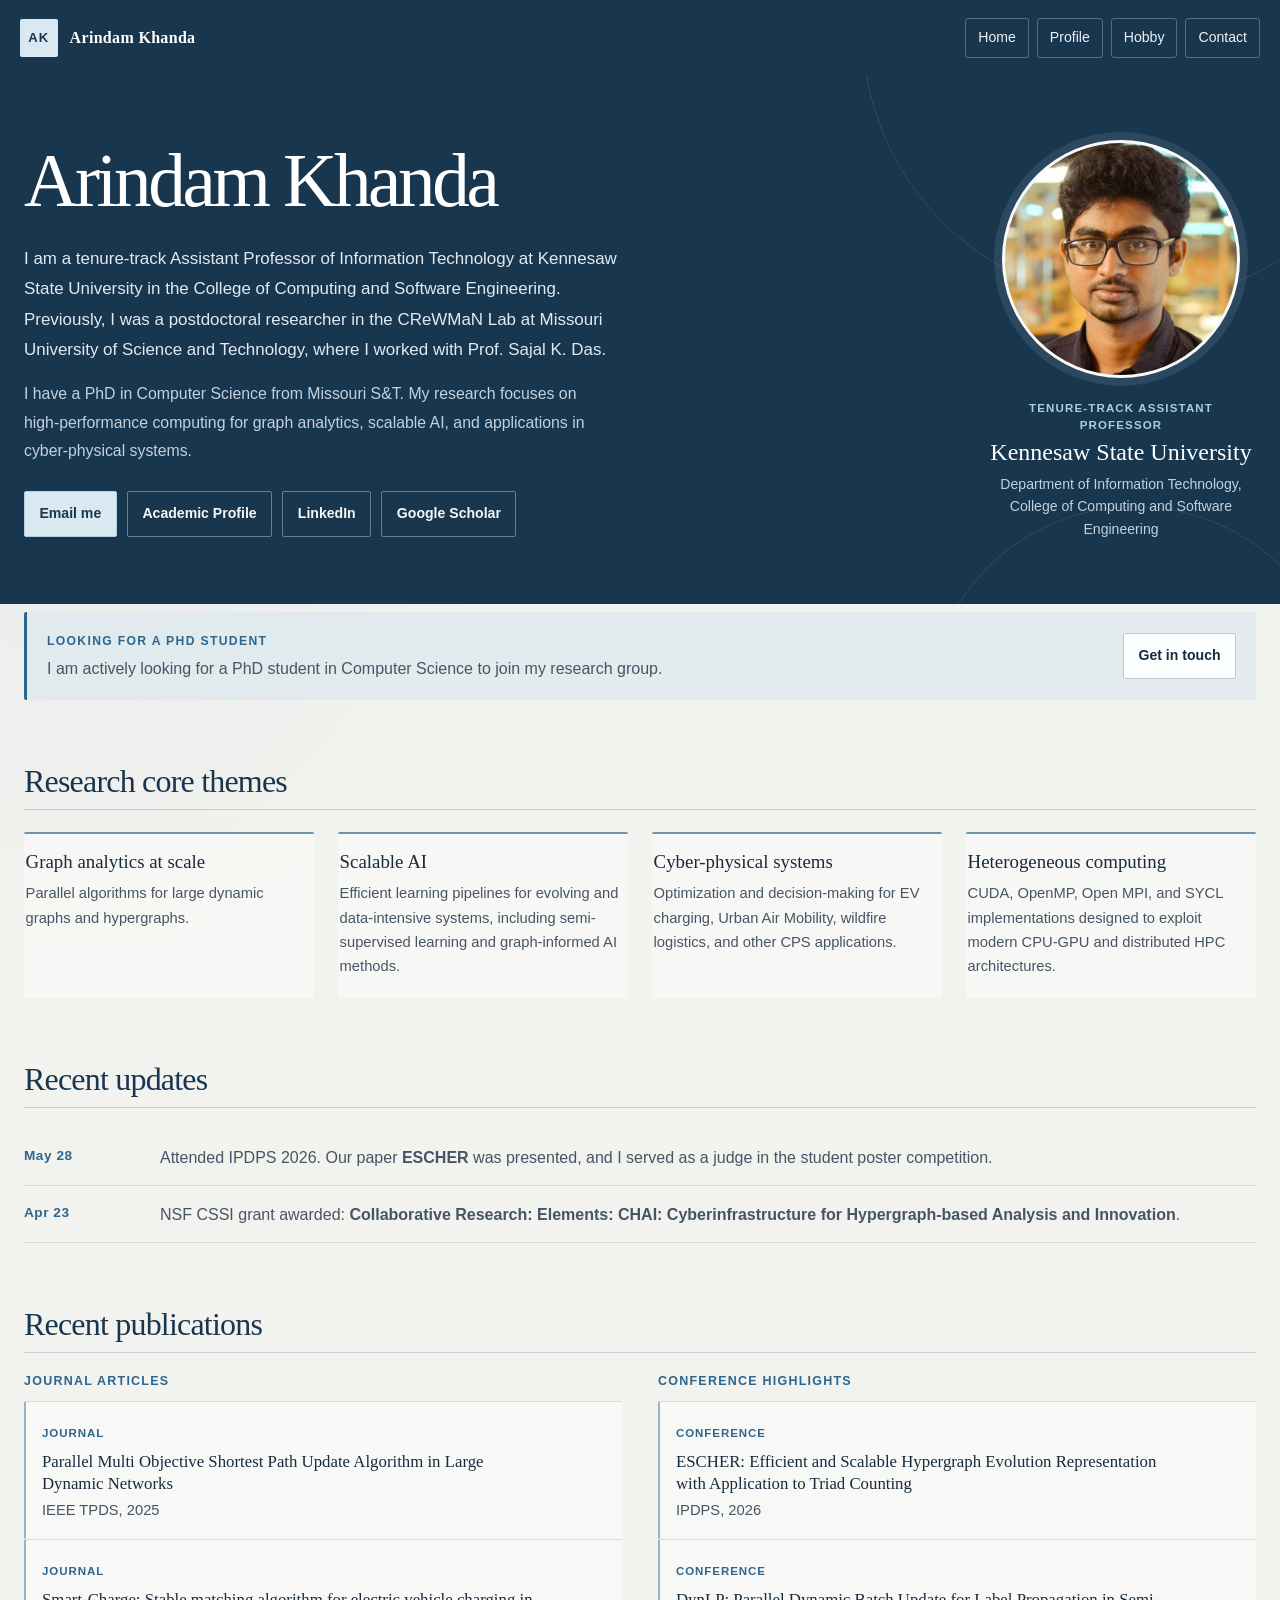
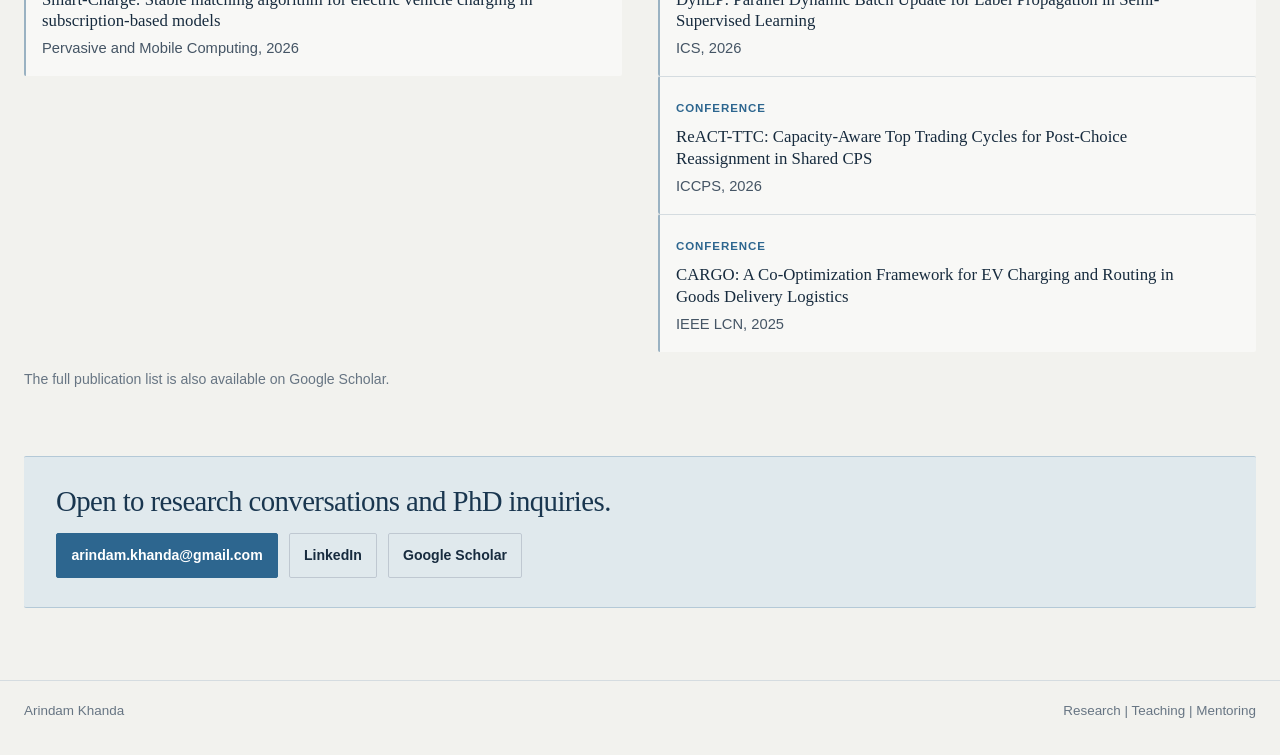
<file: index.html>
<!doctype html>
<html lang="en">
  <head>
    <meta charset="utf-8" />
    <meta name="viewport" content="width=device-width, initial-scale=1" />
    <meta
      name="description"
      content="Arindam Khanda - HPC for graph analytics, scalable AI, and cyber-physical systems."
    />
    <meta name="theme-color" content="#f7f5ef" />
    <title>Arindam Khanda | Research, Teaching, and Mentoring</title>
    <link rel="stylesheet" href="styles.css" />
  </head>
  <body>
    <div class="ambient ambient-1"></div>
    <div class="ambient ambient-2"></div>
    <div class="ambient ambient-3"></div>

    <header class="site-header">
      <a class="brand" href="#top">
        <span class="brand-mark">AK</span>
        <span class="brand-text">
          <strong>Arindam Khanda</strong>
        </span>
      </a>

      <nav class="nav">
        <a href="./index.html">Home</a>
        <a href="./profile.html">Profile</a>
        <a href="./photography.html">Hobby</a>
        <a href="./index.html#contact">Contact</a>
      </nav>
    </header>

    <main id="top">
      <section class="hero reveal">
        <div class="hero-copy">
          <h1>Arindam Khanda</h1>
          <p class="lede">
            I am a tenure-track Assistant Professor of Information Technology at Kennesaw State University in the
            College of Computing and Software Engineering. Previously, I was a postdoctoral researcher in the CReWMaN
            Lab at Missouri University of Science and Technology, where I worked with Prof. Sajal K. Das.
          </p>
          <p class="lede secondary-lede">
            I have a PhD in Computer Science from Missouri S&amp;T. My research focuses on high-performance computing for
            graph analytics, scalable AI, and applications in cyber-physical systems.
          </p>

          <div class="hero-actions">
            <a class="button primary" href="mailto:arindam.khanda@gmail.com">Email me</a>
            <a class="button" href="./profile.html">Academic Profile</a>
            <a class="button" href="https://www.linkedin.com/in/arindam-khanda-b3753164/" target="_blank" rel="noreferrer">LinkedIn</a>
            <a class="button" href="https://scholar.google.com/citations?user=j4kj0_AAAAAJ&hl=en&oi=ao" target="_blank" rel="noreferrer">Google Scholar</a>
          </div>
        </div>

        <aside class="hero-panel">
          <div class="profile-card">
            <img class="profile-photo" src="./arindam.jpg" alt="Arindam Khanda portrait" />
            <p class="profile-role">Tenure-Track Assistant Professor</p>
            <h2>Kennesaw State University</h2>
            <p class="profile-copy">
              Department of Information Technology, College of Computing and Software Engineering
            </p>
          </div>

        </aside>
      </section>

      <section class="banner reveal">
        <div>
          <p class="banner-title">Looking for a PhD student</p>
          <p>
            I am actively looking for a PhD student in Computer Science to join my research group.
          </p>
        </div>
        <a class="button secondary" href="#contact">Get in touch</a>
      </section>

      <section id="research" class="section-block reveal">
        <div class="section-heading">
          <h2>Research core themes</h2>
        </div>
        <div class="card-grid">
          <article class="info-card">
            <h3>Graph analytics at scale</h3>
            <p>
              Parallel algorithms for large dynamic graphs and hypergraphs.
            </p>
          </article>
          <article class="info-card">
            <h3>Scalable AI</h3>
            <p>
              Efficient learning pipelines for evolving and data-intensive systems, including semi-supervised learning and
              graph-informed AI methods.
            </p>
          </article>
          <article class="info-card">
            <h3>Cyber-physical systems</h3>
            <p>
              Optimization and decision-making for EV charging, Urban Air Mobility, wildfire logistics, and other CPS
              applications.
            </p>
          </article>
          <article class="info-card">
            <h3>Heterogeneous computing</h3>
            <p>
              CUDA, OpenMP, Open MPI, and SYCL implementations designed to exploit modern CPU-GPU and distributed HPC
              architectures.
            </p>
          </article>
        </div>
      </section>

      <section class="section-block reveal">
        <div class="section-heading">
          <h2>Recent updates</h2>
        </div>
        <div class="timeline">
          <article class="timeline-item">
            <p class="timeline-date">May 28</p>
            <p>
              Attended IPDPS 2026. Our paper <strong>ESCHER</strong> was presented, and I served as a judge in the student
              poster competition.
            </p>
          </article>
          <article class="timeline-item">
            <p class="timeline-date">Apr 23</p>
            <p>
              NSF CSSI grant awarded: <strong>Collaborative Research: Elements: CHAI: Cyberinfrastructure for
              Hypergraph-based Analysis and Innovation</strong>.
            </p>
          </article>
        </div>
      </section>

      <section id="publications" class="section-block reveal">
        <div class="section-heading">
          <h2>Recent publications</h2>
        </div>
        <div class="publication-columns">
          <div>
            <h3 class="subsection-title">Journal articles</h3>
            <div class="publication-list">
              <article class="publication">
                <span class="pub-type">Journal</span>
                <h3>Parallel Multi Objective Shortest Path Update Algorithm in Large Dynamic Networks</h3>
                <p>IEEE TPDS, 2025</p>
              </article>
              <article class="publication">
                <span class="pub-type">Journal</span>
                <h3>Smart-Charge: Stable matching algorithm for electric vehicle charging in subscription-based models</h3>
                <p>Pervasive and Mobile Computing, 2026</p>
              </article>
            </div>
          </div>

          <div>
            <h3 class="subsection-title">Conference highlights</h3>
            <div class="publication-list">
              <article class="publication">
                <span class="pub-type">Conference</span>
                <h3>ESCHER: Efficient and Scalable Hypergraph Evolution Representation with Application to Triad Counting</h3>
                <p>IPDPS, 2026</p>
              </article>
              <article class="publication">
                <span class="pub-type">Conference</span>
                <h3>DynLP: Parallel Dynamic Batch Update for Label Propagation in Semi-Supervised Learning</h3>
                <p>ICS, 2026</p>
              </article>
              <article class="publication">
                <span class="pub-type">Conference</span>
                <h3>ReACT-TTC: Capacity-Aware Top Trading Cycles for Post-Choice Reassignment in Shared CPS</h3>
                <p>ICCPS, 2026</p>
              </article>
              <article class="publication">
                <span class="pub-type">Conference</span>
                <h3>CARGO: A Co-Optimization Framework for EV Charging and Routing in Goods Delivery Logistics</h3>
                <p>IEEE LCN, 2025</p>
              </article>
            </div>
          </div>
        </div>
        <p class="publication-footnote">
          The full publication list is also available on Google Scholar.
        </p>
      </section>

      <section id="contact" class="contact reveal">
        <div>
          <h2>Open to research conversations and PhD inquiries.</h2>
        </div>
        <div class="contact-actions">
          <a class="button primary" href="mailto:arindam.khanda@gmail.com">arindam.khanda@gmail.com</a>
          <a class="button" href="https://www.linkedin.com/in/arindam-khanda-b3753164/" target="_blank" rel="noreferrer">LinkedIn</a>
          <a class="button" href="https://scholar.google.com/citations?user=j4kj0_AAAAAJ&hl=en&oi=ao" target="_blank" rel="noreferrer">Google Scholar</a>
        </div>
      </section>
    </main>

    <footer class="site-footer">
      <p>Arindam Khanda</p>
      <p>Research | Teaching | Mentoring</p>
    </footer>

    <script src="script.js"></script>
  </body>
</html>
</file>
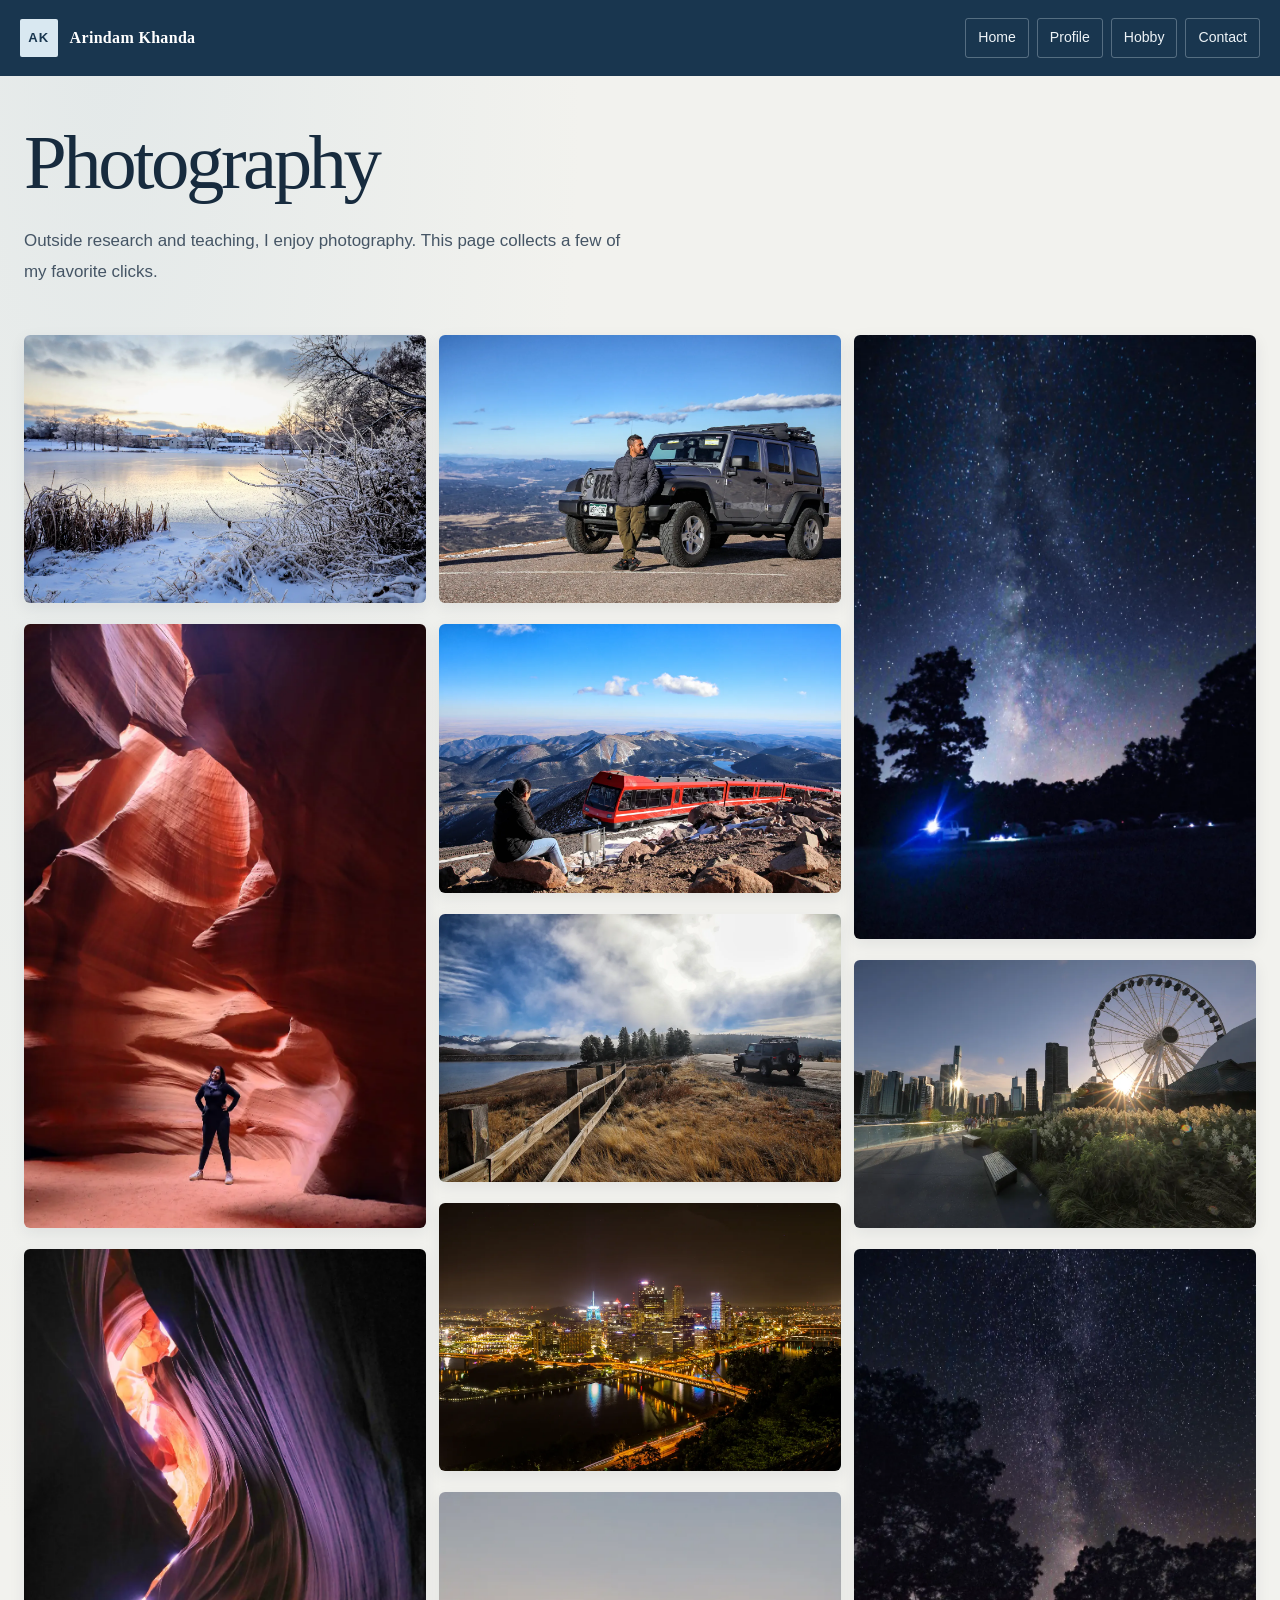
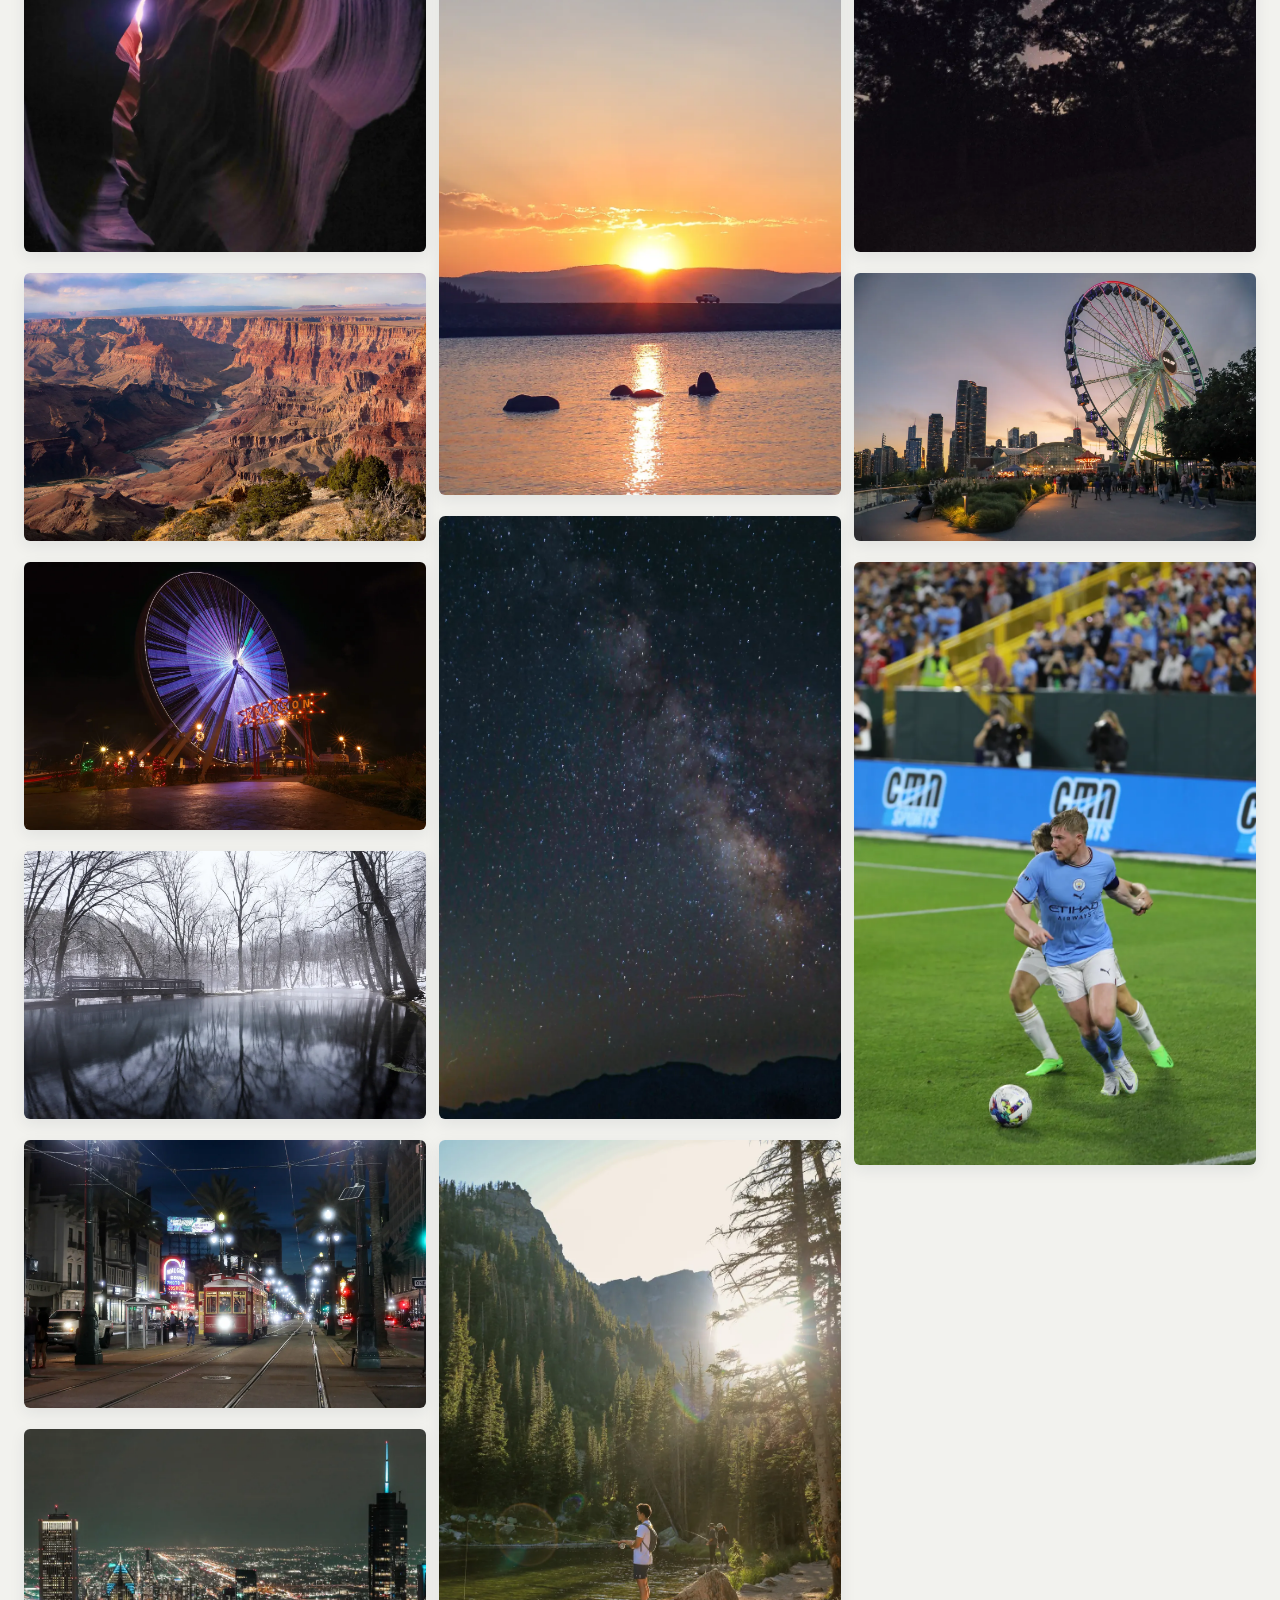
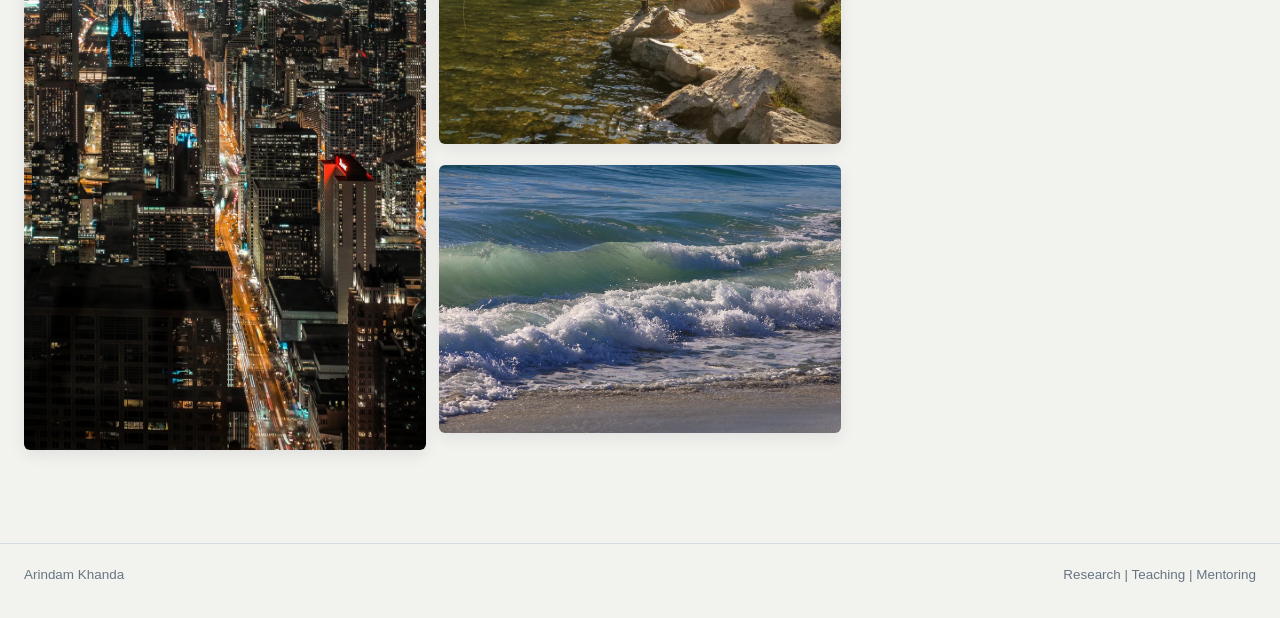
<file: photography.html>
<!doctype html>
<html lang="en">
  <head>
    <meta charset="utf-8" />
    <meta name="viewport" content="width=device-width, initial-scale=1" />
    <meta
      name="description"
      content="Photography by Arindam Khanda."
    />
    <meta name="theme-color" content="#f7f5ef" />
    <title>Photography | Arindam Khanda</title>
    <link rel="stylesheet" href="styles.css" />
  </head>
  <body>
    <div class="ambient ambient-1"></div>
    <div class="ambient ambient-2"></div>
    <div class="ambient ambient-3"></div>

    <header class="site-header">
      <a class="brand" href="./index.html">
        <span class="brand-mark">AK</span>
        <span class="brand-text">
          <strong>Arindam Khanda</strong>
        </span>
      </a>

      <nav class="nav">
        <a href="./index.html">Home</a>
        <a href="./profile.html">Profile</a>
        <a href="./photography.html">Hobby</a>
        <a href="./index.html#contact">Contact</a>
      </nav>
    </header>

    <main>
      <section class="profile-hero reveal">
        <h1>Photography</h1>
        <p class="lede">
          Outside research and teaching, I enjoy photography. This page collects a few of my favorite clicks.
        </p>
      </section>

      <section class="photo-gallery reveal" aria-label="Photography gallery">
        <figure><img src="./assets/photography/photo-01.webp" alt="Arindam Khanda photography sample 1" loading="lazy" /></figure>
        <figure><img src="./assets/photography/photo-02.webp" alt="Arindam Khanda photography sample 2" loading="lazy" /></figure>
        <figure><img src="./assets/photography/photo-03.webp" alt="Arindam Khanda photography sample 3" loading="lazy" /></figure>
        <figure><img src="./assets/photography/photo-04.webp" alt="Arindam Khanda photography sample 4" loading="lazy" /></figure>
        <figure><img src="./assets/photography/photo-05.webp" alt="Arindam Khanda photography sample 5" loading="lazy" /></figure>
        <figure><img src="./assets/photography/photo-06.webp" alt="Arindam Khanda photography sample 6" loading="lazy" /></figure>
        <figure><img src="./assets/photography/photo-07.webp" alt="Arindam Khanda photography sample 7" loading="lazy" /></figure>
        <figure><img src="./assets/photography/photo-08.webp" alt="Arindam Khanda photography sample 8" loading="lazy" /></figure>
        <figure><img src="./assets/photography/photo-11.webp" alt="Arindam Khanda photography sample 11" loading="lazy" /></figure>
        <figure><img src="./assets/photography/photo-12.webp" alt="Arindam Khanda photography sample 12" loading="lazy" /></figure>
        <figure><img src="./assets/photography/photo-13.webp" alt="Arindam Khanda photography sample 13" loading="lazy" /></figure>
        <figure><img src="./assets/photography/photo-14.webp" alt="Arindam Khanda photography sample 14" loading="lazy" /></figure>
        <figure><img src="./assets/photography/photo-15.webp" alt="Arindam Khanda photography sample 15" loading="lazy" /></figure>
        <figure><img src="./assets/photography/photo-16.webp" alt="Arindam Khanda photography sample 16" loading="lazy" /></figure>
        <figure><img src="./assets/photography/photo-17.webp" alt="Arindam Khanda photography sample 17" loading="lazy" /></figure>
        <figure><img src="./assets/photography/photo-18.webp" alt="Arindam Khanda photography sample 18" loading="lazy" /></figure>
        <figure><img src="./assets/photography/photo-19.webp" alt="Arindam Khanda photography sample 19" loading="lazy" /></figure>
        <figure><img src="./assets/photography/photo-20.webp" alt="Arindam Khanda photography sample 20" loading="lazy" /></figure>
        <figure><img src="./assets/photography/photo-21.webp" alt="Arindam Khanda photography sample 21" loading="lazy" /></figure>
        <figure><img src="./assets/photography/photo-22.webp" alt="Arindam Khanda photography sample 22" loading="lazy" /></figure>
        <figure><img src="./assets/photography/photo-23.webp" alt="Arindam Khanda photography sample 23" loading="lazy" /></figure>
      </section>
    </main>

    <footer class="site-footer">
      <p>Arindam Khanda</p>
      <p>Research | Teaching | Mentoring</p>
    </footer>

    <script src="script.js"></script>
  </body>
</html>
</file>
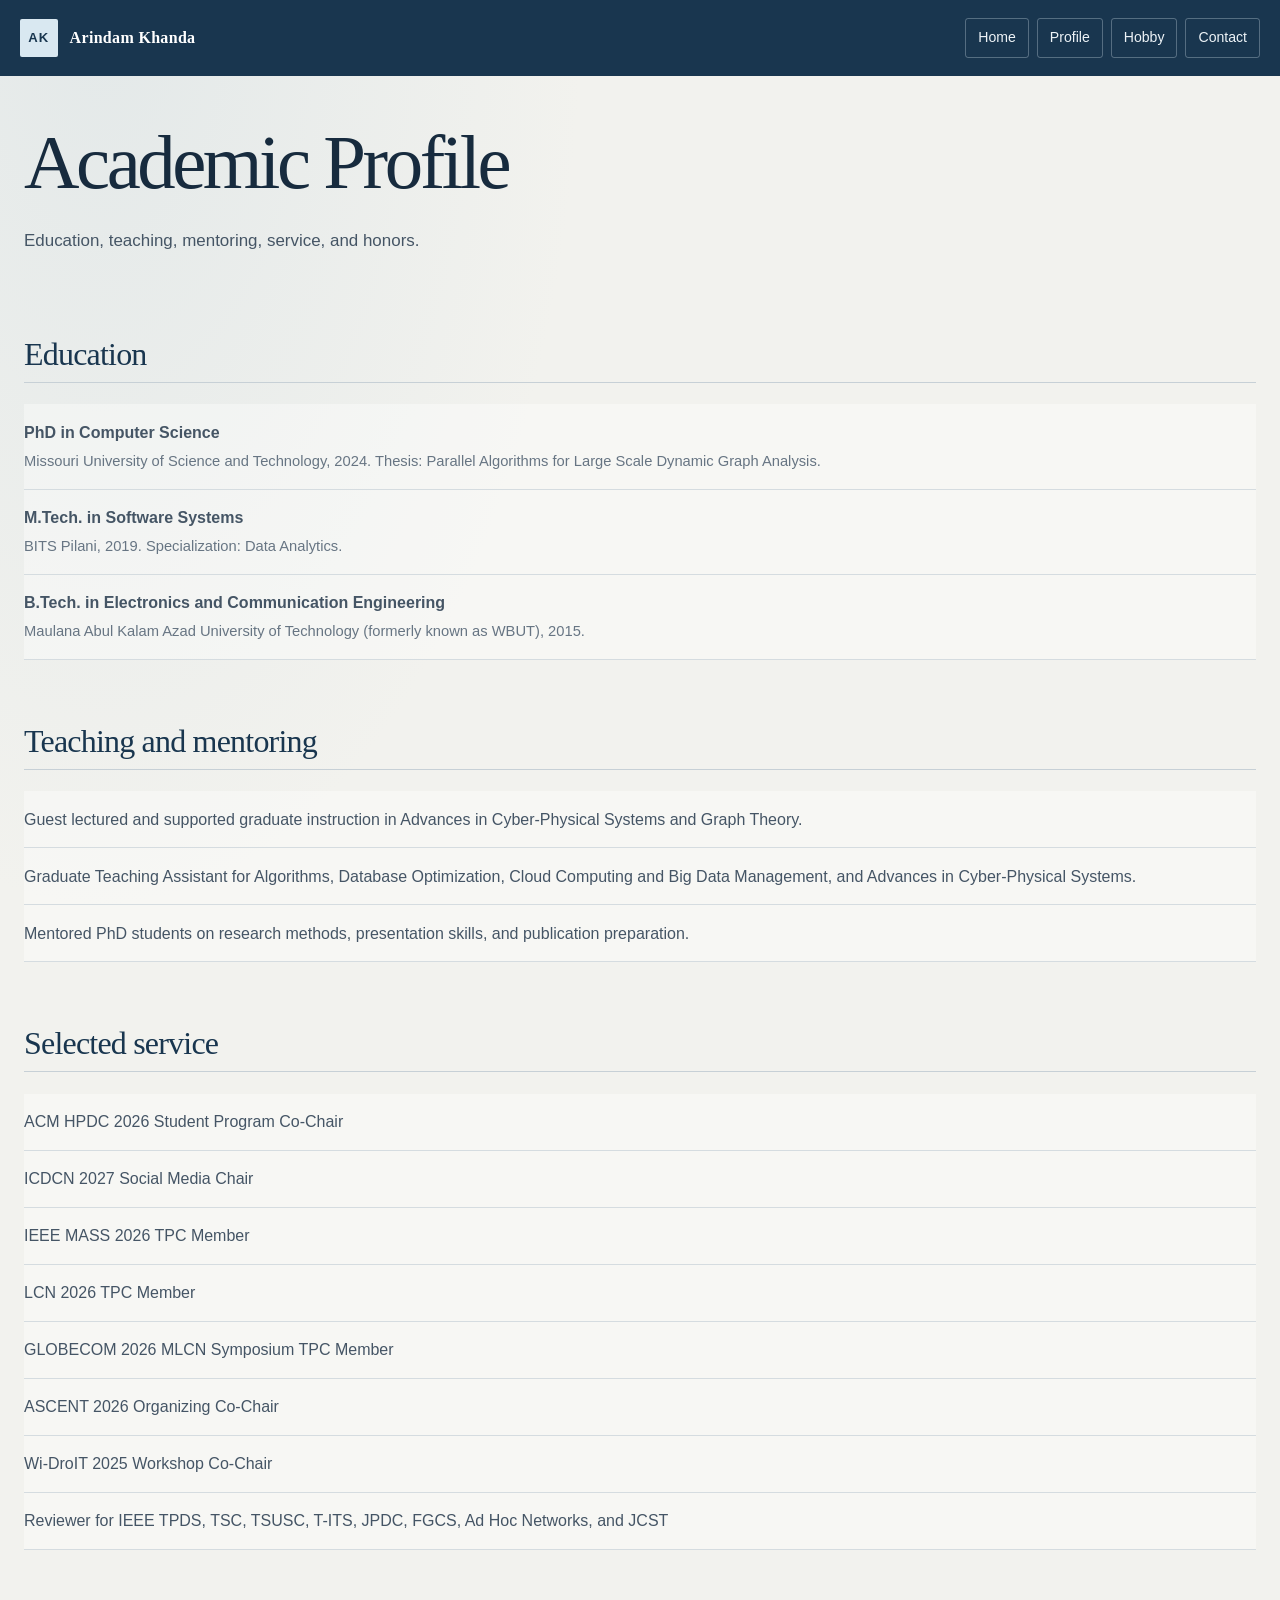
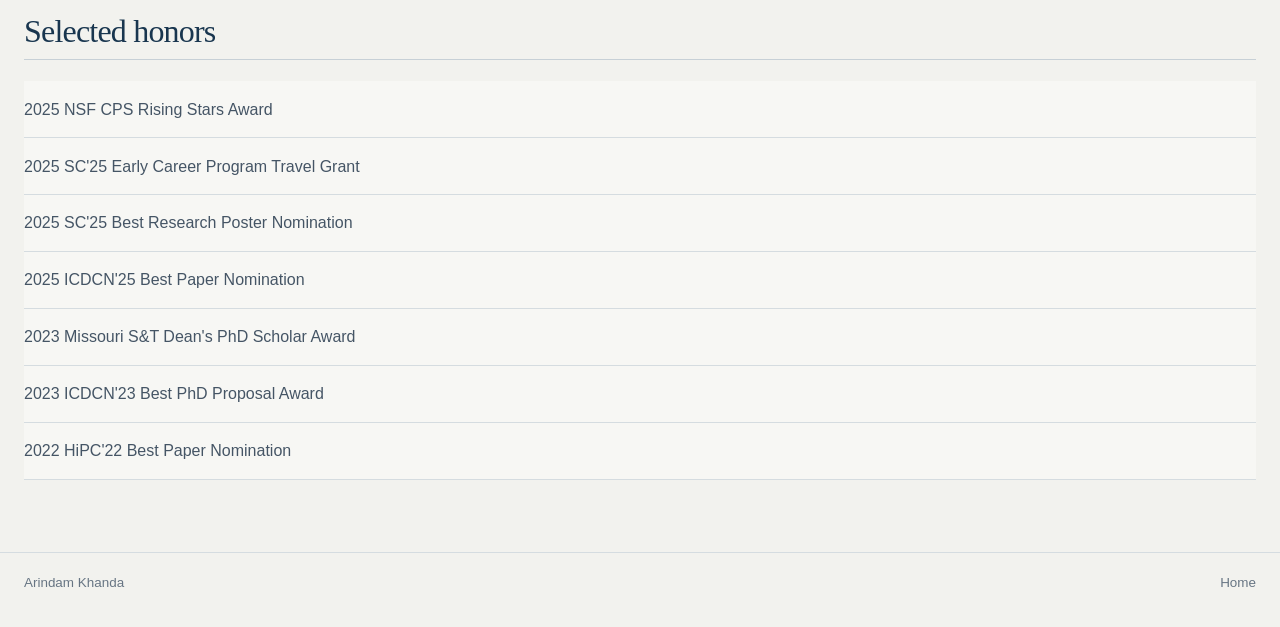
<file: profile.html>
<!doctype html>
<html lang="en">
  <head>
    <meta charset="utf-8" />
    <meta name="viewport" content="width=device-width, initial-scale=1" />
    <meta
      name="description"
      content="Academic profile for Arindam Khanda: education, teaching, mentoring, service, and honors."
    />
    <meta name="theme-color" content="#f7f5ef" />
    <title>Academic Profile | Arindam Khanda</title>
    <link rel="stylesheet" href="styles.css" />
  </head>
  <body>
    <div class="ambient ambient-1"></div>
    <div class="ambient ambient-2"></div>
    <div class="ambient ambient-3"></div>

    <header class="site-header">
      <a class="brand" href="./index.html">
        <span class="brand-mark">AK</span>
        <span class="brand-text">
          <strong>Arindam Khanda</strong>
        </span>
      </a>

      <nav class="nav">
        <a href="./index.html">Home</a>
        <a href="./profile.html">Profile</a>
        <a href="./photography.html">Hobby</a>
        <a href="./index.html#contact">Contact</a>
      </nav>
    </header>

    <main>
      <section class="profile-hero reveal">
        <h1>Academic Profile</h1>
        <p class="lede">
          Education, teaching, mentoring, service, and honors.
        </p>
      </section>

      <section class="section-block reveal">
        <div class="section-heading">
          <h2>Education</h2>
        </div>
        <ul class="feature-list">
          <li>
            <strong>PhD in Computer Science</strong>
            <span>Missouri University of Science and Technology, 2024. Thesis: Parallel Algorithms for Large Scale Dynamic Graph Analysis.</span>
          </li>
          <li>
            <strong>M.Tech. in Software Systems</strong>
            <span>BITS Pilani, 2019. Specialization: Data Analytics.</span>
          </li>
          <li>
            <strong>B.Tech. in Electronics and Communication Engineering</strong>
            <span>Maulana Abul Kalam Azad University of Technology (formerly known as WBUT), 2015.</span>
          </li>
        </ul>
      </section>

      <section class="section-block reveal">
        <div class="section-heading">
          <h2>Teaching and mentoring</h2>
        </div>
        <ul class="feature-list">
          <li>Guest lectured and supported graduate instruction in Advances in Cyber-Physical Systems and Graph Theory.</li>
          <li>Graduate Teaching Assistant for Algorithms, Database Optimization, Cloud Computing and Big Data Management, and Advances in Cyber-Physical Systems.</li>
          <li>Mentored PhD students on research methods, presentation skills, and publication preparation.</li>
        </ul>
      </section>

      <section class="section-block reveal">
        <div class="section-heading">
          <h2>Selected service</h2>
        </div>
        <ul class="feature-list">
          <li>ACM HPDC 2026 Student Program Co-Chair</li>
          <li>ICDCN 2027 Social Media Chair</li>
          <li>IEEE MASS 2026 TPC Member</li>
          <li>LCN 2026 TPC Member</li>
          <li>GLOBECOM 2026 MLCN Symposium TPC Member</li>
          <li>ASCENT 2026 Organizing Co-Chair</li>
          <li>Wi-DroIT 2025 Workshop Co-Chair</li>
          <li>Reviewer for IEEE TPDS, TSC, TSUSC, T-ITS, JPDC, FGCS, Ad Hoc Networks, and JCST</li>
        </ul>
      </section>

      <section class="section-block reveal">
        <div class="section-heading">
          <h2>Selected honors</h2>
        </div>
        <ul class="feature-list">
          <li>2025 NSF CPS Rising Stars Award</li>
          <li>2025 SC'25 Early Career Program Travel Grant</li>
          <li>2025 SC'25 Best Research Poster Nomination</li>
          <li>2025 ICDCN'25 Best Paper Nomination</li>
          <li>2023 Missouri S&amp;T Dean's PhD Scholar Award</li>
          <li>2023 ICDCN'23 Best PhD Proposal Award</li>
          <li>2022 HiPC'22 Best Paper Nomination</li>
        </ul>
      </section>
    </main>

    <footer class="site-footer">
      <p>Arindam Khanda</p>
      <p><a href="./index.html">Home</a></p>
    </footer>

    <script src="script.js"></script>
  </body>
</html>
</file>
<file: styles.css>
:root {
  color-scheme: light;
  --bg: #f7f5ef;
  --text: #172033;
  --muted: #5c6879;
  --muted-strong: #344155;
  --line: rgba(35, 52, 74, 0.12);
  --accent: #1d4ed8;
  --accent-2: #2563eb;
  --accent-soft: rgba(37, 99, 235, 0.12);
  --shadow: 0 22px 70px rgba(30, 41, 59, 0.1);
  --radius-xl: 30px;
  --radius-lg: 22px;
  --radius-md: 16px;
  --max-width: 1180px;
}

* {
  box-sizing: border-box;
}

html {
  scroll-behavior: smooth;
}

body {
  margin: 0;
  min-height: 100vh;
  background:
    radial-gradient(circle at top left, rgba(219, 234, 254, 0.72), transparent 32%),
    radial-gradient(circle at right 20%, rgba(191, 219, 254, 0.46), transparent 26%),
    linear-gradient(180deg, #fbfaf7 0%, #f4f2ed 46%, #eef2f5 100%);
  color: var(--text);
  font-family: "Aptos", "Avenir Next", "Segoe UI", sans-serif;
  line-height: 1.6;
  overflow-x: hidden;
}

a {
  color: inherit;
  text-decoration: none;
}

.ambient {
  position: fixed;
  inset: auto;
  pointer-events: none;
  filter: blur(20px);
  opacity: 0.7;
  z-index: 0;
}

.ambient-1 {
  width: 22rem;
  height: 22rem;
  top: -6rem;
  right: -4rem;
  background: rgba(29, 78, 216, 0.12);
}

.ambient-2 {
  width: 18rem;
  height: 18rem;
  bottom: 8rem;
  left: -5rem;
  background: rgba(37, 99, 235, 0.14);
}

.ambient-3 {
  width: 14rem;
  height: 14rem;
  top: 36rem;
  right: 18%;
  background: rgba(96, 165, 250, 0.14);
}

.site-header,
main,
.site-footer {
  position: relative;
  z-index: 1;
}

.site-header {
  max-width: var(--max-width);
  margin: 0 auto;
  padding: 1.4rem 1.5rem 0.5rem;
  display: flex;
  align-items: center;
  justify-content: space-between;
  gap: 1rem;
}

.brand {
  display: flex;
  align-items: center;
  gap: 0.9rem;
}

.brand-mark {
  width: 3rem;
  height: 3rem;
  border-radius: 1rem;
  display: grid;
  place-items: center;
  background: linear-gradient(135deg, rgba(29, 78, 216, 0.96), rgba(96, 165, 250, 0.92));
  color: #ffffff;
  font-weight: 800;
  letter-spacing: 0.08em;
  box-shadow: 0 12px 30px rgba(30, 41, 59, 0.14);
}

.brand-text {
  display: flex;
  flex-direction: column;
  gap: 0.15rem;
}

.brand-text strong {
  font-family: "Iowan Old Style", "Palatino Linotype", "Book Antiqua", serif;
  font-size: 1.05rem;
  letter-spacing: 0.02em;
}

.brand-text span {
  color: var(--muted);
  font-size: 0.88rem;
}

.nav {
  display: flex;
  flex-wrap: wrap;
  justify-content: flex-end;
  gap: 0.2rem;
}

.nav a {
  color: var(--muted-strong);
  padding: 0.6rem 0.85rem;
  border-radius: 999px;
  transition: background 180ms ease, color 180ms ease, transform 180ms ease;
}

.nav a:hover {
  color: var(--text);
  background: rgba(37, 99, 235, 0.08);
  transform: translateY(-1px);
}

main {
  max-width: var(--max-width);
  margin: 0 auto;
  padding: 0 1.5rem 3rem;
}

.hero {
  display: grid;
  grid-template-columns: minmax(0, 1.45fr) minmax(260px, 0.62fr);
  gap: 2rem;
  align-items: stretch;
  padding: 3rem 0 1.5rem;
}

.profile-hero {
  padding: 3rem 0 1rem;
}

.profile-hero h1 {
  max-width: none;
}

.hero-copy,
.hero-panel,
.banner,
.content-grid,
.section-block,
.contact {
  animation: fade-up 700ms ease both;
}

h1,
h2,
h3 {
  margin: 0;
  line-height: 1.08;
  font-family: "Iowan Old Style", "Palatino Linotype", "Book Antiqua", serif;
}

h1 {
  font-size: clamp(3rem, 6vw, 5.4rem);
  max-width: 12ch;
  letter-spacing: -0.03em;
}

.lede {
  max-width: 68ch;
  margin: 1.3rem 0 0;
  color: var(--muted-strong);
  font-size: 1.08rem;
}

.secondary-lede {
  margin-top: 0.8rem;
  font-size: 1rem;
  color: var(--muted);
}

.hero-actions,
.contact-actions {
  display: flex;
  flex-wrap: wrap;
  gap: 0.85rem;
  margin-top: 1.7rem;
}

.button {
  display: inline-flex;
  align-items: center;
  justify-content: center;
  min-height: 3rem;
  padding: 0.8rem 1.15rem;
  border: 1px solid var(--line);
  border-radius: 999px;
  background: rgba(255, 255, 255, 0.9);
  color: var(--text);
  transition: transform 180ms ease, border-color 180ms ease, background 180ms ease;
  backdrop-filter: blur(12px);
}

.button:hover {
  transform: translateY(-2px);
  border-color: rgba(37, 99, 235, 0.35);
  background: rgba(255, 255, 255, 1);
}

.button.primary {
  background: linear-gradient(135deg, rgba(29, 78, 216, 0.98), rgba(96, 165, 250, 0.94));
  color: #ffffff;
  border-color: transparent;
  font-weight: 700;
}

.button.secondary {
  background: rgba(255, 255, 255, 0.94);
}

.hero-panel {
  display: grid;
  gap: 1rem;
  align-content: start;
}

.profile-card,
.banner,
.info-card,
.publication,
.contact {
  border: 1px solid var(--line);
  border-radius: var(--radius-xl);
  background: linear-gradient(180deg, rgba(255, 255, 255, 0.96), rgba(247, 244, 239, 0.98));
  box-shadow: var(--shadow);
  backdrop-filter: blur(18px);
}

.profile-card {
  padding: 1.3rem;
}

.profile-photo {
  width: 100%;
  aspect-ratio: 4 / 4.25;
  object-fit: cover;
  object-position: center top;
  border-radius: 22px;
  border: 1px solid rgba(35, 52, 74, 0.12);
  margin-bottom: 1rem;
  background: rgba(255, 255, 255, 0.9);
}

.profile-role,
.profile-copy,
.banner p,
.info-card p,
.publication p,
.contact p {
  color: var(--muted);
}

.profile-role {
  margin: 0 0 0.35rem;
  text-transform: uppercase;
  letter-spacing: 0.2em;
  font-size: 0.72rem;
}

.profile-card h2 {
  font-size: 1.6rem;
  margin-bottom: 0.6rem;
}

.pub-type {
  display: inline-flex;
  align-items: center;
  min-height: 2rem;
  padding: 0.25rem 0.7rem;
  border-radius: 999px;
  background: rgba(37, 99, 235, 0.08);
  color: var(--accent-2);
  font-size: 0.8rem;
}

.banner-title {
  margin: 0 0 0.45rem;
  font-size: 0.85rem;
  text-transform: uppercase;
  letter-spacing: 0.18em;
  color: var(--accent);
  font-weight: 800;
}

.banner {
  margin-top: 0.5rem;
  padding: 1.35rem 1.45rem;
  display: flex;
  align-items: center;
  justify-content: space-between;
  gap: 1rem;
}

.content-grid,
.section-block {
  margin-top: 2rem;
}

.content-grid {
  display: grid;
  grid-template-columns: minmax(250px, 0.85fr) minmax(0, 1.15fr);
  gap: 1.5rem;
  align-items: start;
}

.section-heading {
  margin-bottom: 1.25rem;
}

.section-heading h2 {
  font-size: clamp(2rem, 4vw, 3rem);
  max-width: 24ch;
}

.prose {
  padding: 1.2rem 1.35rem;
  border-radius: var(--radius-xl);
  border: 1px solid var(--line);
  background: rgba(255, 255, 255, 0.94);
}

.prose p:first-child {
  margin-top: 0;
}

.card-grid {
  display: grid;
  grid-template-columns: repeat(4, minmax(0, 1fr));
  gap: 1rem;
}

.info-card {
  padding: 1.2rem 1.2rem 1.35rem;
}

.info-card h3,
.publication h3 {
  font-size: 1.18rem;
  margin-bottom: 0.6rem;
}

.publication-list {
  display: grid;
  gap: 0.9rem;
}

.publication-columns {
  display: grid;
  grid-template-columns: repeat(2, minmax(0, 1fr));
  gap: 1.25rem;
  align-items: start;
}

.subsection-title {
  margin: 0 0 0.9rem;
  font-family: "Aptos", "Avenir Next", "Segoe UI", sans-serif;
  font-size: 1rem;
  font-weight: 700;
  color: var(--muted-strong);
  letter-spacing: 0.02em;
}

.publication {
  padding: 1rem 1.15rem;
}

.publication h3 {
  margin: 0.65rem 0 0.25rem;
  font-size: 1.12rem;
  max-width: 60ch;
}

.publication p {
  margin: 0;
}

.publication-footnote {
  margin-top: 1rem;
  color: var(--muted);
}

.timeline {
  display: grid;
  gap: 0.9rem;
}

.timeline-item {
  padding: 1rem 1.15rem;
  border: 1px solid var(--line);
  border-radius: var(--radius-lg);
  background: rgba(255, 255, 255, 0.94);
  box-shadow: var(--shadow);
}

.timeline-date {
  margin: 0 0 0.35rem;
  color: var(--accent-2);
  font-weight: 800;
  letter-spacing: 0.04em;
}

.timeline-item p:last-child {
  margin: 0;
}

.feature-list {
  display: grid;
  gap: 0.75rem;
  margin: 0;
  padding: 0;
  list-style: none;
}

.feature-list li {
  padding: 0.95rem 1.1rem;
  border: 1px solid var(--line);
  border-radius: var(--radius-md);
  background: rgba(255, 255, 255, 0.94);
  color: var(--muted-strong);
  box-shadow: var(--shadow);
}

.feature-list strong,
.feature-list span {
  display: block;
}

.feature-list span {
  margin-top: 0.2rem;
  color: var(--muted);
}

.contact {
  margin-top: 2rem;
  padding: 1.6rem;
  display: block;
  gap: 1.25rem;
}

.contact h2 {
  font-size: 1.9rem;
  white-space: nowrap;
}

.contact-actions {
  flex-wrap: nowrap;
  margin-top: 1rem;
}

.contact-actions .button {
  white-space: nowrap;
}

.photo-gallery {
  column-count: 3;
  column-gap: 1rem;
  margin-top: 2rem;
}

.photo-gallery figure {
  display: inline-block;
  width: 100%;
  margin: 0 0 1rem;
  overflow: hidden;
  border: 1px solid var(--line);
  border-radius: var(--radius-lg);
  background: rgba(255, 255, 255, 0.94);
  box-shadow: var(--shadow);
}

.photo-gallery img {
  display: block;
  width: 100%;
  height: auto;
  transition: transform 260ms ease;
}

.photo-gallery figure:hover img {
  transform: scale(1.025);
}

.site-footer {
  max-width: var(--max-width);
  margin: 0 auto;
  padding: 1.4rem 1.5rem 2rem;
  color: var(--muted);
  display: flex;
  justify-content: space-between;
  gap: 1rem;
  border-top: 1px solid rgba(35, 52, 74, 0.08);
}

.site-footer p {
  margin: 0;
}

.reveal {
  opacity: 0;
  transform: translateY(16px);
}

.reveal.is-visible {
  opacity: 1;
  transform: translateY(0);
  transition: opacity 700ms ease, transform 700ms ease;
}

@keyframes fade-up {
  from {
    opacity: 0;
    transform: translateY(18px);
  }
  to {
    opacity: 1;
    transform: translateY(0);
  }
}

@media (max-width: 1060px) {
  .hero,
  .content-grid,
  .contact,
  .banner {
    grid-template-columns: 1fr;
  }

  .hero {
    grid-template-columns: 1fr;
  }

  .card-grid {
    grid-template-columns: repeat(2, minmax(0, 1fr));
  }

  .publication-columns {
    grid-template-columns: 1fr;
  }

  .contact,
  .banner {
    display: grid;
  }

  .contact {
    display: block;
  }
}

@media (max-width: 700px) {
  .site-header {
    flex-direction: column;
    align-items: flex-start;
  }

  .nav {
    justify-content: flex-start;
  }

  main {
    padding-inline: 1rem;
  }

  .hero {
    padding-top: 2rem;
  }

  h1 {
    font-size: clamp(2.4rem, 12vw, 4rem);
  }

  .card-grid,
  .publication-columns {
    grid-template-columns: 1fr;
  }

  .photo-gallery {
    column-count: 2;
  }

  .contact h2 {
    white-space: normal;
  }

  .contact-actions {
    flex-wrap: wrap;
  }

  .site-footer {
    flex-direction: column;
  }
}

@media (max-width: 520px) {
  .photo-gallery {
    column-count: 1;
  }
}

:root {
  color-scheme: light;
  --bg: #f5f4ef;
  --text: #18283b;
  --muted: #657080;
  --muted-strong: #3f4c5c;
  --line: #d8d9d6;
  --accent: #24589a;
  --accent-2: #24589a;
  --accent-soft: #e5ebf2;
  --shadow: none;
  --radius-xl: 3px;
  --radius-lg: 3px;
  --radius-md: 3px;
  --max-width: 1160px;
}

body {
  background: var(--bg);
  color: var(--text);
  font-family: "Aptos", "Segoe UI", sans-serif;
  line-height: 1.7;
  overflow-x: hidden;
}

.ambient {
  display: none;
}

.site-header,
main,
.site-footer {
  max-width: var(--max-width);
}



.site-header {
  min-height: 76px;
  padding: 0.8rem 1.5rem;
  border-bottom: 1px solid var(--line);
}

.brand {
  gap: 0.75rem;
}

.brand-mark {
  width: 2.35rem;
  height: 2.35rem;
  border-radius: 2px;
  background: var(--text);
  box-shadow: none;
  font-size: 0.82rem;
}

.brand-text strong,
h1,
h2,
h3 {
  font-family: Georgia, "Times New Roman", serif;
}

.brand-text strong {
  font-size: 1rem;
}

.brand-text span {
  font-size: 0.78rem;
}

.nav {
  gap: 0.5rem;
}

.nav a {
  padding: 0.38rem 0.6rem;
  border-radius: 2px;
  color: var(--muted-strong);
  font-size: 0.9rem;
}

.nav a:hover {
  color: var(--accent);
  background: var(--accent-soft);
  transform: none;
}

main {
  padding: 0 1.5rem 4.5rem;
}

.hero {
  grid-template-columns: minmax(0, 1fr) 270px;
  gap: clamp(2.5rem, 7vw, 6rem);
  align-items: center;
  padding: 5rem 0 4rem;
}

h1 {
  max-width: 15ch;
  color: var(--text);
  font-size: clamp(3.2rem, 6vw, 5rem);
  font-weight: 400;
  letter-spacing: -0.045em;
  line-height: 1.02;
}

h2,
h3 {
  font-weight: 400;
}

.lede {
  max-width: 66ch;
  margin-top: 1.5rem;
  color: var(--muted-strong);
  font-size: 1.06rem;
  line-height: 1.8;
}

.secondary-lede {
  margin-top: 0.9rem;
  font-size: 0.99rem;
  color: var(--muted);
}

.hero-actions,
.contact-actions {
  gap: 0.65rem;
  margin-top: 1.6rem;
}

.button {
  min-height: 2.7rem;
  padding: 0.62rem 0.9rem;
  border: 1px solid #bfc8d1;
  border-radius: 2px;
  background: transparent;
  color: var(--text);
  font-size: 0.88rem;
  font-weight: 600;
  backdrop-filter: none;
  transition: background 160ms ease, color 160ms ease, border-color 160ms ease;
}

.button:hover {
  transform: none;
  border-color: var(--accent);
  background: #e8edf3;
}

.button.primary {
  border-color: var(--accent);
  background: var(--accent);
  color: #fff;
}

.button.primary:hover {
  background: #194779;
}

.profile-card,
.banner,
.info-card,
.publication,
.contact {
  border-radius: 2px;
  box-shadow: none;
  backdrop-filter: none;
}

.profile-card {
  padding: 0;
  border: 0;
  background: transparent;
}

.profile-photo {
  display: block;
  width: 100%;
  aspect-ratio: 0.82;
  margin: 0 0 1.2rem;
  border: 1px solid var(--line);
  border-radius: 2px;
  object-position: center 30%;
}

.profile-role {
  margin-bottom: 0.35rem;
  color: var(--accent);
  font-size: 0.72rem;
  font-weight: 700;
  letter-spacing: 0.09em;
  line-height: 1.5;
  text-transform: uppercase;
}

.profile-card h2 {
  margin: 0 0 0.45rem;
  font-size: 1.45rem;
}

.profile-copy {
  margin: 0;
  font-size: 0.88rem;
  line-height: 1.6;
}

.banner {
  margin-top: 0.5rem;
  padding: 1.15rem 1.25rem;
  border: 0;
  border-left: 3px solid var(--accent);
  background: #e8edf2;
}

.banner p {
  margin: 0;
  color: var(--muted-strong);
}

.banner-title {
  margin-bottom: 0.2rem !important;
  color: var(--accent) !important;
  font-size: 0.76rem;
  letter-spacing: 0.11em;
}

.content-grid,
.section-block {
  margin-top: 4rem;
}

.section-heading {
  margin-bottom: 1.35rem;
  padding-bottom: 0.65rem;
  border-bottom: 1px solid var(--line);
}

.section-heading h2 {
  max-width: none;
  font-size: 2rem;
  letter-spacing: -0.025em;
}

.card-grid {
  grid-template-columns: repeat(4, minmax(0, 1fr));
  gap: 0 1.5rem;
}

.info-card {
  padding: 1rem 0.1rem 1.2rem;
  border: 0;
  border-top: 2px solid #b8c5d3;
  background: transparent;
}

.info-card h3,
.publication h3 {
  margin-bottom: 0.45rem;
  color: var(--text);
  font-size: 1.18rem;
  line-height: 1.3;
}

.info-card p,
.publication p {
  margin: 0;
  color: var(--muted-strong);
  font-size: 0.92rem;
  line-height: 1.65;
}

.timeline {
  gap: 0;
}

.timeline-item {
  display: grid;
  grid-template-columns: 7.5rem minmax(0, 1fr);
  gap: 1rem;
  padding: 0.9rem 0;
  border: 0;
  border-bottom: 1px solid var(--line);
  border-radius: 0;
  background: transparent;
  box-shadow: none;
}

.timeline-date {
  margin: 0;
  color: var(--accent);
  font-size: 0.85rem;
  font-weight: 700;
}

.timeline-item p:last-child {
  color: var(--muted-strong);
}

.publication-columns {
  gap: 2.25rem;
}

.subsection-title {
  margin-bottom: 0.8rem;
  color: var(--accent);
  font-family: "Aptos", "Segoe UI", sans-serif;
  font-size: 0.78rem;
  letter-spacing: 0.1em;
  text-transform: uppercase;
}

.publication-list {
  gap: 0;
}

.publication {
  padding: 1rem 0;
  border: 0;
  border-top: 1px solid var(--line);
  background: transparent;
}

.pub-type {
  min-height: 0;
  padding: 0;
  border-radius: 0;
  background: transparent;
  color: var(--accent);
  font-size: 0.72rem;
  font-weight: 700;
  letter-spacing: 0.08em;
  text-transform: uppercase;
}

.publication h3 {
  margin: 0.35rem 0 0.25rem;
  font-size: 1.05rem;
}

.publication-footnote {
  margin-top: 1rem;
  color: var(--muted);
  font-size: 0.88rem;
}

.feature-list {
  gap: 0;
}

.feature-list li {
  padding: 0.9rem 0;
  border: 0;
  border-bottom: 1px solid var(--line);
  border-radius: 0;
  background: transparent;
  color: var(--muted-strong);
  box-shadow: none;
}

.feature-list span {
  font-size: 0.92rem;
}

.contact {
  margin-top: 4rem;
  padding: 1.8rem 2rem;
  border: 0;
  border-top: 1px solid #c5ced7;
  border-bottom: 1px solid #c5ced7;
  background: #e8edf2;
}

.contact h2 {
  color: var(--text);
  font-size: 1.8rem;
  letter-spacing: -0.02em;
  white-space: nowrap;
}

.contact-actions {
  margin-top: 1rem;
}

.contact-actions .button {
  white-space: nowrap;
}

.photo-gallery {
  column-gap: 0.8rem;
}

.photo-gallery figure {
  margin-bottom: 0.8rem;
  border: 0;
  border-radius: 2px;
  background: transparent;
  box-shadow: none;
}

.photo-gallery img {
  border: 1px solid var(--line);
}

.site-footer {
  padding: 1.2rem 1.5rem 2rem;
  border-top: 1px solid var(--line);
  color: var(--muted);
  font-size: 0.84rem;
}

.reveal {
  opacity: 1;
  transform: none;
}

.reveal.is-visible {
  transition: none;
}

@media (max-width: 900px) {
  .hero {
    grid-template-columns: minmax(0, 1fr) 230px;
    gap: 2.5rem;
  }

  .card-grid {
    grid-template-columns: repeat(2, minmax(0, 1fr));
  }

  .contact h2 {
    white-space: normal;
  }
}

@media (max-width: 700px) {
  .site-header {
    flex-direction: row;
    align-items: center;
    flex-wrap: wrap;
    padding: 0.8rem 1rem;
  }

  .nav {
    width: 100%;
    justify-content: flex-start;
    margin-top: 0.45rem;
  }

  main {
    padding: 0 1rem 3rem;
  }

  .hero {
    grid-template-columns: 1fr;
    gap: 2rem;
    padding: 3.1rem 0 2.5rem;
  }

  .hero-panel {
    max-width: 300px;
  }

  h1 {
    font-size: clamp(2.8rem, 12vw, 4rem);
  }

  .section-block,
  .content-grid {
    margin-top: 3rem;
  }

  .publication-columns {
    grid-template-columns: 1fr;
    gap: 1.5rem;
  }

  .timeline-item {
    grid-template-columns: 1fr;
    gap: 0.2rem;
  }

  .contact {
    margin-top: 3rem;
    padding: 1.4rem 1rem;
  }

  .contact h2 {
    font-size: 1.55rem;
  }

  .contact-actions {
    flex-wrap: wrap;
  }

  .site-footer {
    flex-direction: row;
    padding-inline: 1rem;
  }
}

@media (prefers-reduced-motion: reduce) {
  *,
  *::before,
  *::after {
    scroll-behavior: auto !important;
    animation-duration: 0.01ms !important;
    transition-duration: 0.01ms !important;
  }
}

:root {
  --bg: #f2f2ee;
  --text: #172b3e;
  --muted: #677583;
  --muted-strong: #455565;
  --line: #d5dce0;
  --accent: #2d668f;
  --accent-2: #2d668f;
  --accent-soft: #e0eaf0;
}

body {
  background:
    radial-gradient(ellipse at 8% 0%, rgba(207, 220, 226, 0.42), transparent 30rem),
    var(--bg);
}

.site-header {
  border-color: rgba(23, 43, 62, 0.16);
}

.brand-mark {
  background: var(--accent);
}

.nav a {
  position: relative;
  transition: color 160ms ease, background 160ms ease;
}

.nav a:hover {
  background: rgba(45, 102, 143, 0.09);
}

.hero {
  position: relative;
  isolation: isolate;
  overflow: hidden;
  margin-top: 1.7rem;
  padding: clamp(2.2rem, 5vw, 4.2rem);
  border: 1px solid rgba(255, 255, 255, 0.12);
  border-radius: 10px;
  background: #19364f;
  color: #f7f7f3;
  box-shadow: 0 18px 48px rgba(21, 42, 61, 0.12);
}

.hero::before,
.hero::after {
  position: absolute;
  z-index: -1;
  content: "";
  border: 1px solid rgba(218, 233, 242, 0.11);
  border-radius: 50%;
  pointer-events: none;
}

.hero::before {
  width: 34rem;
  height: 34rem;
  top: -20rem;
  right: -8rem;
}

.hero::after {
  width: 26rem;
  height: 26rem;
  right: -4rem;
  bottom: -20rem;
}

.hero h1 {
  color: #fff;
  font-size: 4.7rem;
}

.hero .lede {
  color: #e2eaf0;
}

.hero .secondary-lede {
  color: #c3d1dc;
}

.hero .button {
  border-color: rgba(239, 245, 249, 0.38);
  color: #f7f7f3;
}

.hero .button:hover {
  background: rgba(255, 255, 255, 0.1);
}

.hero .button.primary {
  border-color: #b4d0e1;
  background: #d9e8f1;
  color: #19364f;
}

.hero .button.primary:hover {
  background: #fff;
}

.hero-panel {
  justify-items: center;
}

.profile-card {
  width: 100%;
  text-align: center;
}

.profile-photo {
  width: min(100%, 238px);
  aspect-ratio: 1;
  margin: 0 auto 1.35rem;
  border: 3px solid rgba(255, 255, 255, 0.78);
  border-radius: 50%;
  object-position: center 30%;
  box-shadow: 0 0 0 8px rgba(210, 230, 241, 0.1);
}

.hero .profile-role {
  color: #a9cee2;
  letter-spacing: 0.1em;
}

.hero .profile-card h2 {
  color: #fff;
  font-size: 1.5rem;
}

.hero .profile-copy {
  color: #c3d1dc;
}

.banner {
  border-left-color: var(--accent);
  background: rgba(219, 231, 238, 0.65);
}

.section-heading h2 {
  color: #19364f;
}

.section-heading {
  border-color: #c7d0d6;
}

.info-card {
  border-top-color: #6b94ad;
  background: rgba(255, 255, 255, 0.42);
  transition: background 180ms ease, transform 180ms ease;
}

.info-card:hover {
  transform: translateY(-2px);
  background: rgba(255, 255, 255, 0.78);
}

.timeline-item {
  border-color: #d1d8dc;
}

.timeline-date,
.subsection-title,
.pub-type {
  color: var(--accent);
}

.publication {
  padding-inline: 1rem;
  border-left: 2px solid #9ab2c2;
  background: rgba(255, 255, 255, 0.46);
  transition: border-color 160ms ease, background 160ms ease;
}

.publication:hover {
  border-left-color: var(--accent);
  background: rgba(255, 255, 255, 0.82);
}

.feature-list li {
  background: rgba(255, 255, 255, 0.38);
}

.contact {
  border-color: rgba(45, 102, 143, 0.24);
  background: rgba(216, 229, 237, 0.72);
}

.contact h2 {
  color: #19364f;
}

.photo-gallery figure {
  overflow: hidden;
  border-radius: 6px;
  background: #fff;
  box-shadow: 0 5px 16px rgba(23, 43, 62, 0.08);
}

.photo-gallery img {
  border: 0;
}

@media (max-width: 900px) {
  .hero {
    padding: 2.5rem;
  }
}

@media (max-width: 700px) {
  .hero {
    margin-top: 1rem;
    padding: 2rem 1.25rem;
    border-radius: 8px;
  }

  .hero h1 {
    font-size: 3rem;
  }

  .hero-panel {
    max-width: none;
  }

  .profile-photo {
    width: min(62vw, 220px);
  }
}

:root {
  --max-width: 1480px;
}

.site-header,
main,
.site-footer {
  max-width: var(--max-width);
}

.site-header {
  max-width: none;
  width: 100%;
  min-height: 76px;
  margin: 0;
  padding: 0.8rem max(1.25rem, calc((100vw - var(--max-width)) / 2));
  border: 0;
  background: #19364f;
  color: #f7f7f3;
}

.site-header .brand-text strong {
  color: #fff;
}

.site-header .brand-mark {
  background: #d9e8f1;
  color: #19364f;
  box-shadow: none;
}

.site-header .nav a {
  padding: 0.45rem 0.75rem;
  border: 1px solid rgba(226, 238, 246, 0.3);
  border-radius: 3px;
  color: #edf3f7;
  font-size: 0.88rem;
}

.site-header .nav a:hover {
  border-color: rgba(226, 238, 246, 0.72);
  background: rgba(226, 238, 246, 0.12);
  color: #fff;
}

.site-header .nav a:focus-visible {
  outline: 2px solid #d9e8f1;
  outline-offset: 3px;
}

@media (max-width: 700px) {
  .site-header {
    padding: 0.8rem 1rem;
  }

  .site-header .nav {
    margin-top: 0.65rem;
  }
}

.hero {
  width: 100vw;
  max-width: none;
  margin: 0 calc(50% - 50vw);
  padding: clamp(2.2rem, 5vw, 4.2rem) max(1.5rem, calc((100vw - var(--max-width)) / 2 + 1.5rem));
  border: 0;
  border-radius: 0;
  box-shadow: none;
}

@media (max-width: 700px) {
  .hero {
    margin: 0 calc(50% - 50vw);
    padding: 2rem 1rem;
  }
}
</file>
